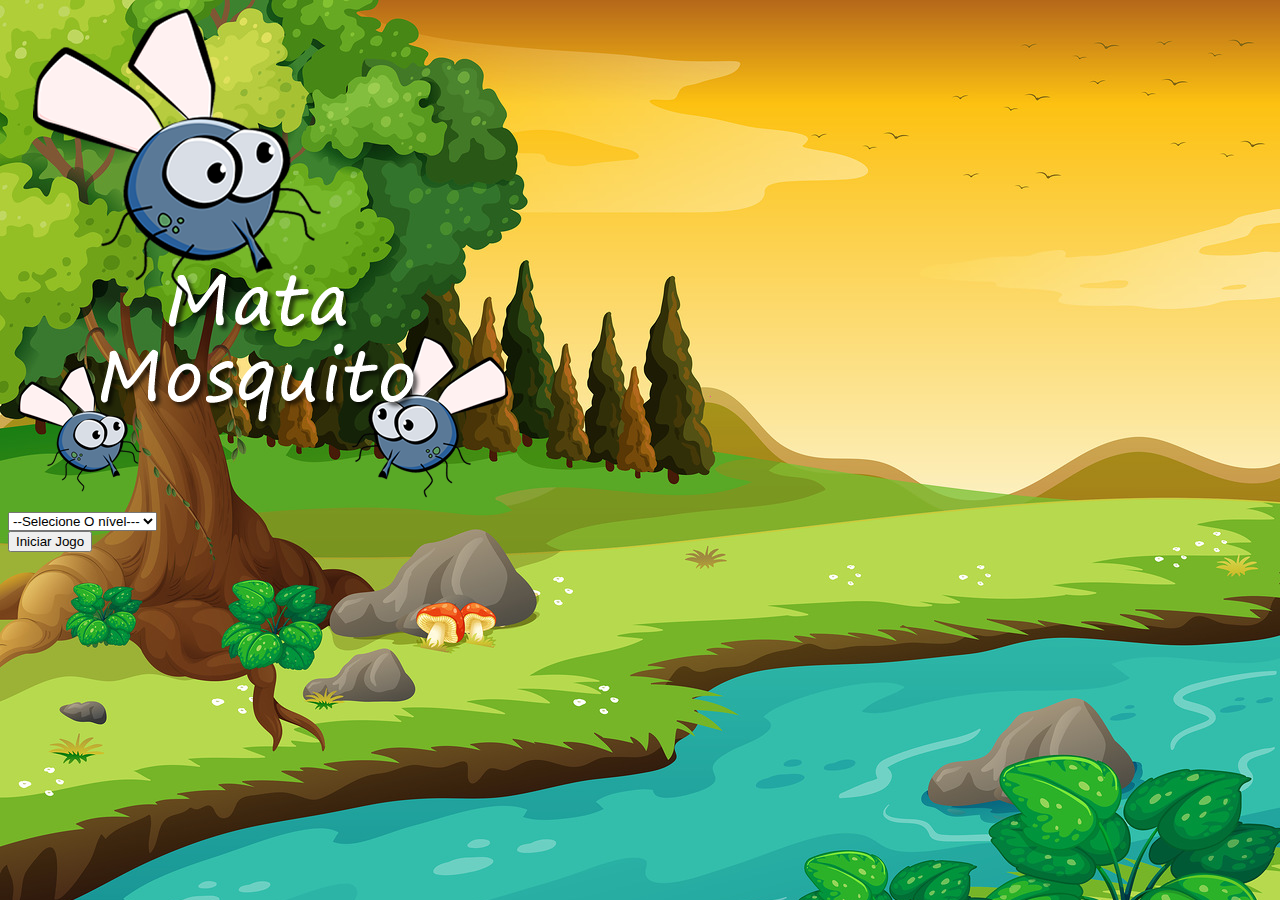
<file: Game-Mata-Mosquito/index.html>
<!DOCTYPE html>
<html lang="pt-br">
<head>
	
	<title>Game Mata mosquito</title>
	<meta charset="utf-8">
	<script src="js/jogo.js"></script>
	<link rel="stylesheet" href="https://stackpath.bootstrapcdn.com/bootstrap/4.5.0/css/bootstrap.min.css" integrity="sha384-9aIt2nRpC12Uk9gS9baDl411NQApFmC26EwAOH8WgZl5MYYxFfc+NcPb1dKGj7Sk" crossorigin="anonymous">
	<link rel="stylesheet" href="css/estilo.css">
	<script>
		function iniciarJogo(){

			var nivel=document.getElementById('nivel').value
			if(nivel===''){
				alert('Selecione um nivel para iniciar o jogo')
				return false
			}
			window.location.href="palco.html?"+nivel
		}
	</script>
</head>
<body>
	<div class="conatiner">
		<div class="row">
			<div class="col">
				<div class="d-flex justify-content-center">
				<img src="imagens/game.png" alt="">
				</div><!--fim d-flex-->
			</div><!--fim col-->
		</div><!-- fim row-->

		<div class="row">
			<div class="col">
				<div class="d-flex justify-content-center">
				<div class="mb-2">
					<select name="" id="nivel" class="form-control">
						<option value="">--Selecione O nível---</option>
						<option value="facil">Normal</option>
						<option value="normal">Difícil</option>
						<option value="dificil">Chuck Norris</option>
					</select>
				</div><!--fim mb-2-->
				</div><!--d-flex-->
				</div><!--fim col-->
				</div><!--fim row-->
				<div class="row">
					<div class="col">
						<div class="d-flex justify-content-center">
				<button type="button" class="btn btn-danger btn-lg" onclick="iniciarJogo()">Iniciar Jogo</button>
				</div>
				</div>
				</div>
				</div>
			</div>
		</div>
	</div><!--fim conteiner-->
</body>
</html>
</file>
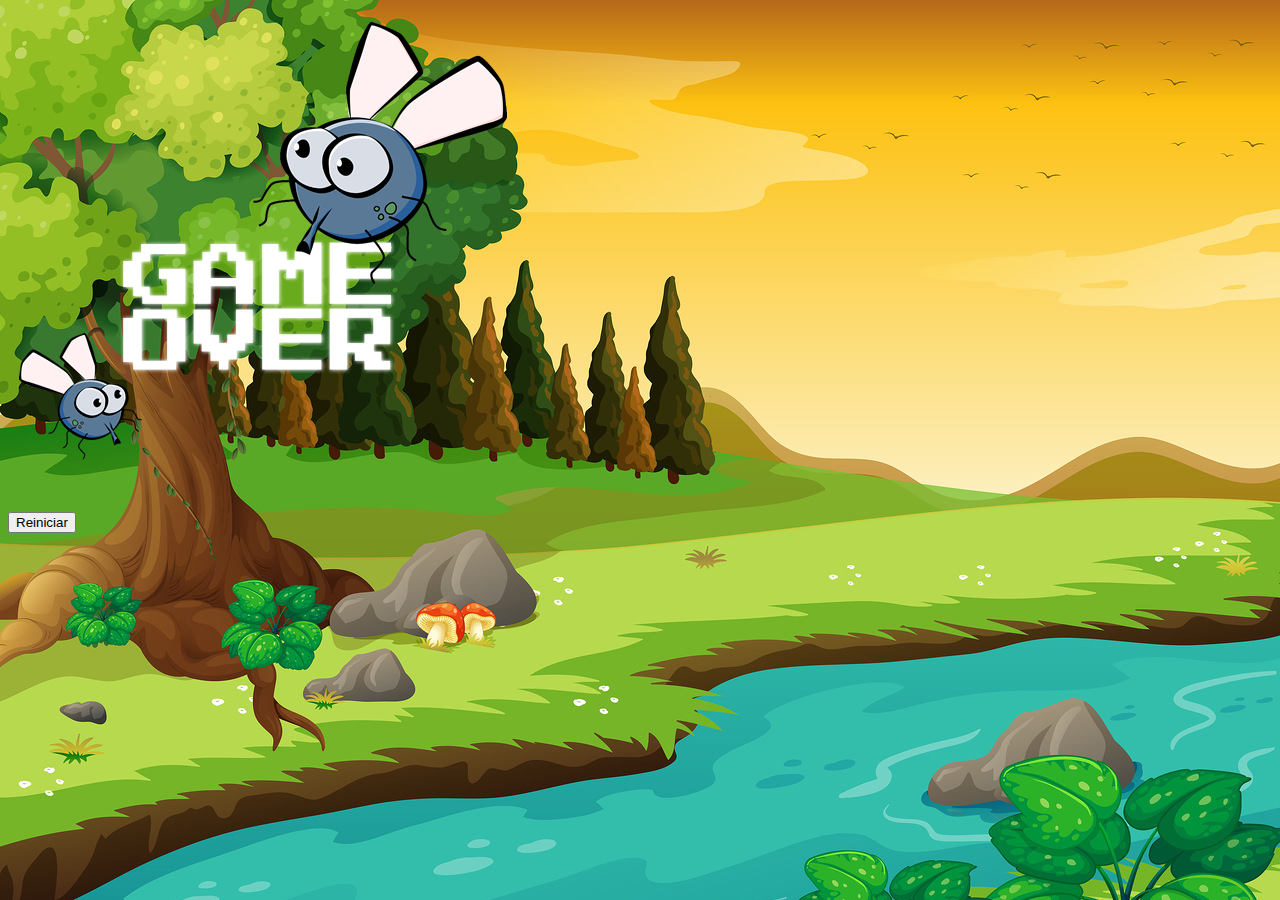
<file: Game-Mata-Mosquito/fim_de_Jogo.html>
<!DOCTYPE html>
<html lang="pt-br">
<head>
	
	<title>Game Mata mosquito</title>
	<meta charset="utf-8">
	<script src="js/jogo.js"></script>
	<link rel="stylesheet" href="https://stackpath.bootstrapcdn.com/bootstrap/4.5.0/css/bootstrap.min.css" integrity="sha384-9aIt2nRpC12Uk9gS9baDl411NQApFmC26EwAOH8WgZl5MYYxFfc+NcPb1dKGj7Sk" crossorigin="anonymous">
	<link rel="stylesheet" href="css/estilo.css">
</head>
<body>
	<div class="conatiner">
		<div class="row">
			<div class="col">
				<div class="d-flex justify-content-center">
				<img src="imagens/game_over.png" alt="">
				</div>
			</div>
		</div>
		<div class="row">
			<div class="col">
				<div class="d-flex justify-content-center">
				<button type="button" class="btn btn-dark btn-lg" onclick="window.location.href='index.html'">Reiniciar</button>
				</div>
			</div>
		</div>
	</div>
</body>
</html>
</file>
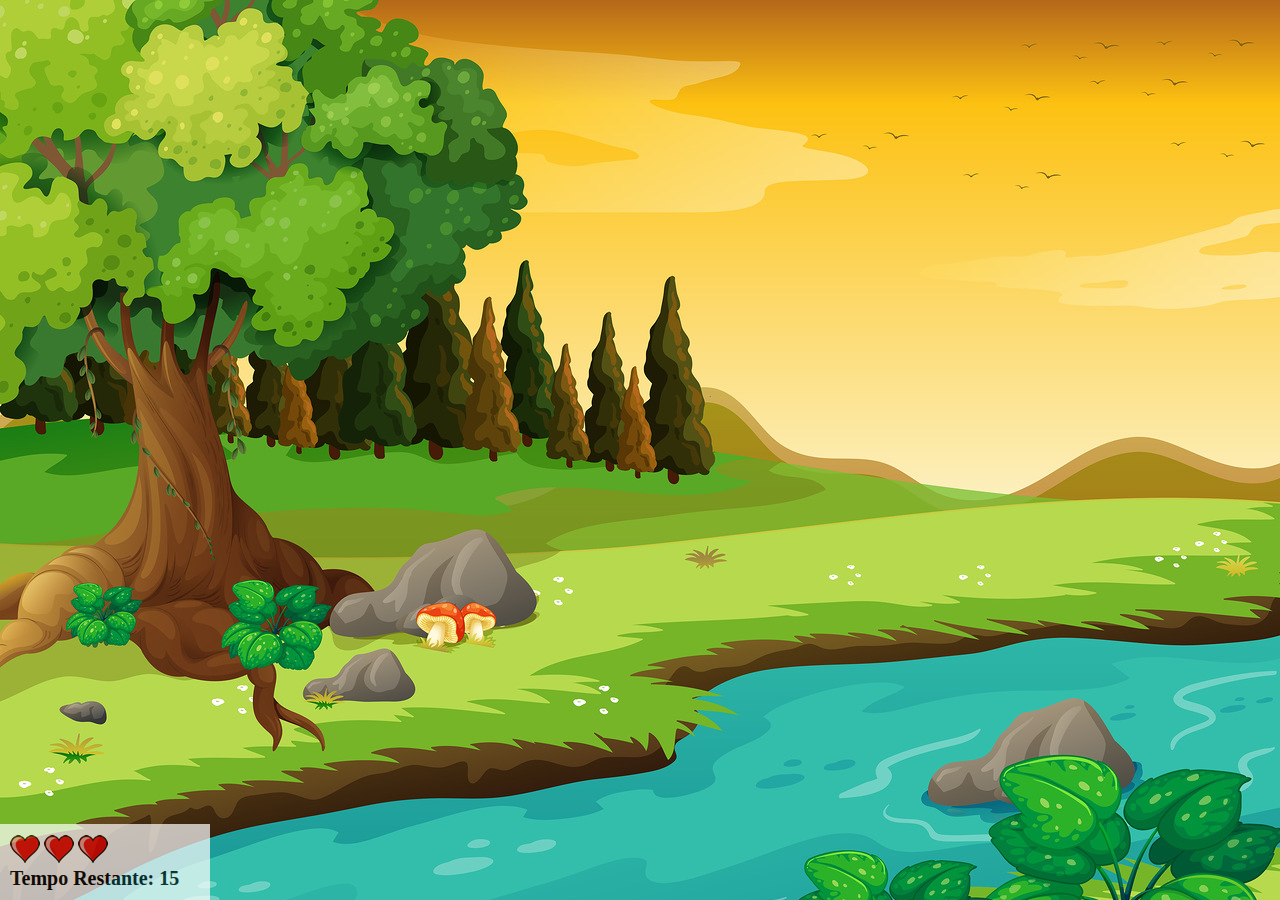
<file: Game-Mata-Mosquito/palco.html>
<!DOCTYPE html>
<html lang="pt-br">
<head>
	
	<title>Game Mata mosquito</title>
	<meta charset="utf-8">
	<link rel="stylesheet" href="css/estilo.css">
	<script src="js/jogo.js"></script>
</head>
<body onresize="ajustaTamanhoPalcoJogo()">
	<div class="painel">
		<div class="vidas">
			<img id="v1" src="imagens/coracao_cheio.png" alt="">
			<img id="v2" src="imagens/coracao_cheio.png" alt="">
			<img id="v3" src="imagens/coracao_cheio.png" alt="">
		</div>
		<div class="cronometro">
			Tempo Restante:
			<span id="cronometro">
				
			</Restante:span>
		</div>
	</div>
	<script>
		//cronometro
		document.getElementById('cronometro').innerHTML= tempo

		//
		 var criaMosquito=setInterval(function(){
			posicaoRandomica()
		},criaMosquitoTempo)
	</script>
</body>
</html>
</file>
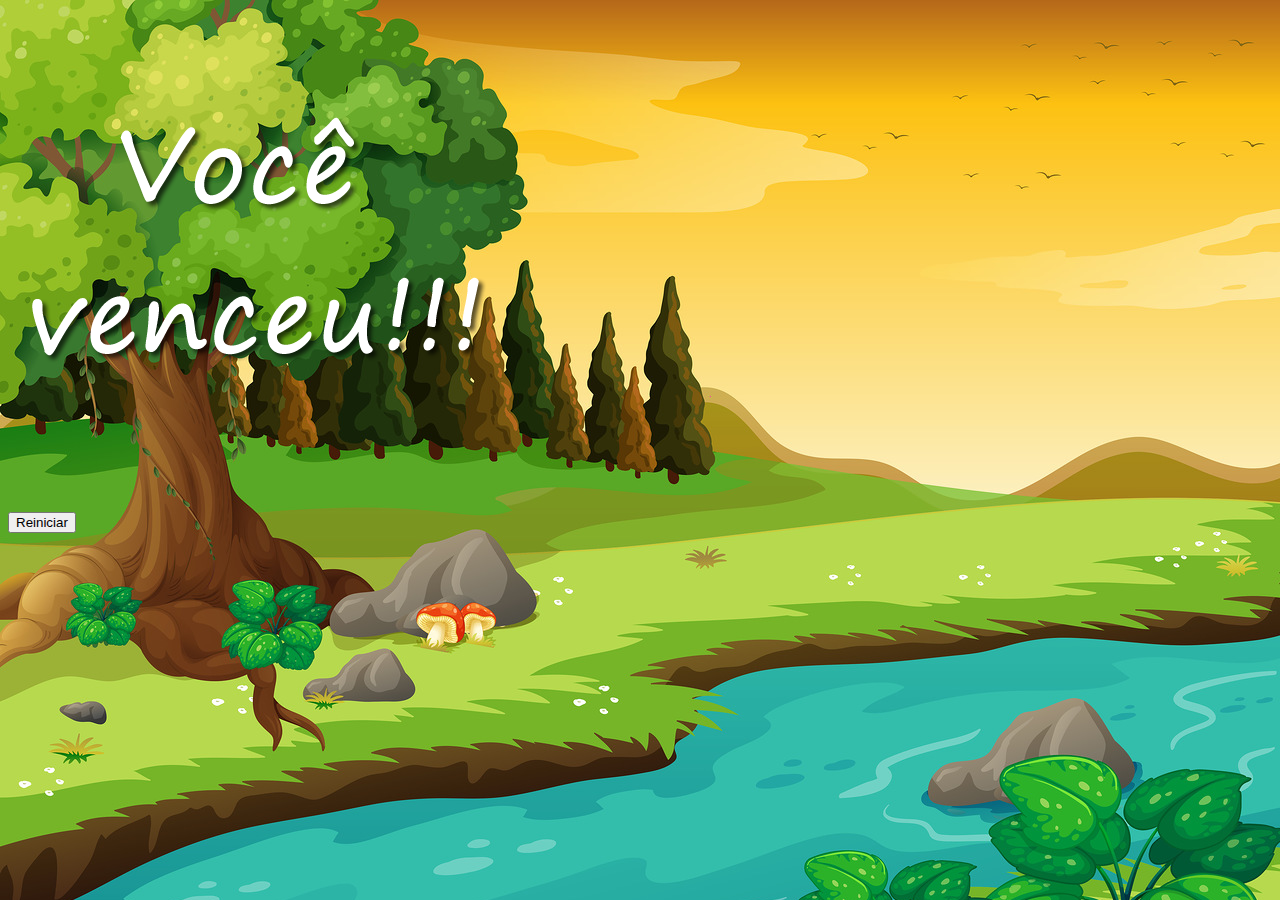
<file: Game-Mata-Mosquito/vitoria.html>
<!DOCTYPE html>
<html lang="pt-br">
<head>
	
	<title>Game Mata mosquito</title>
	<meta charset="utf-8">
	<script src="js/jogo.js"></script>
	<link rel="stylesheet" href="https://stackpath.bootstrapcdn.com/bootstrap/4.5.0/css/bootstrap.min.css" integrity="sha384-9aIt2nRpC12Uk9gS9baDl411NQApFmC26EwAOH8WgZl5MYYxFfc+NcPb1dKGj7Sk" crossorigin="anonymous">
	<link rel="stylesheet" href="css/estilo.css">
</head>
<body>
	<div class="conatiner">
		<div class="row">
			<div class="col">
				<div class="d-flex justify-content-center">
				<img src="imagens/vitoria.png" alt="">
				</div>
			</div>
		</div>
		<div class="row">
			<div class="col">
				<div class="d-flex justify-content-center">
				<button type="button" class="btn btn-dark btn-lg" onclick="window.location.href='index.html'">Reiniciar</button>
				</div>
			</div>
		</div>
	</div>
</body>
</html>
</file>
<file: Game-Mata-Mosquito/css/estilo.css>
html{
	cursor: url(../imagens/mata_mosca.png) 30 30, auto;
}
body{
	background-image: url(../imagens/bg.jpg);
	background-repeat:no-repeat;
	background-size: 100%;
}
.mosquito1{
	width: 50px;
	height: 50px;
}
.mosquito2{
	width: 70px;
	height: 70px;
}
.mosquito3{
	width: 90px;
	height: 90px;
}
.ladoA{
	transform: scaleX(1);
}
.ladoB{
	transform: scaleX(-1);
}
.painel{
	position: absolute;
	width: 190px;
	padding: 10px;
	bottom:0px;
	border-top:solid 1px #fff;
	background-color: #fff;
	opacity: 0.7;
	left:0px;
}
.vidas{
	float:left;
}
.cronometro{
	float:left;
	font-size:20px;
	font-weight: bold;
}
</file>
